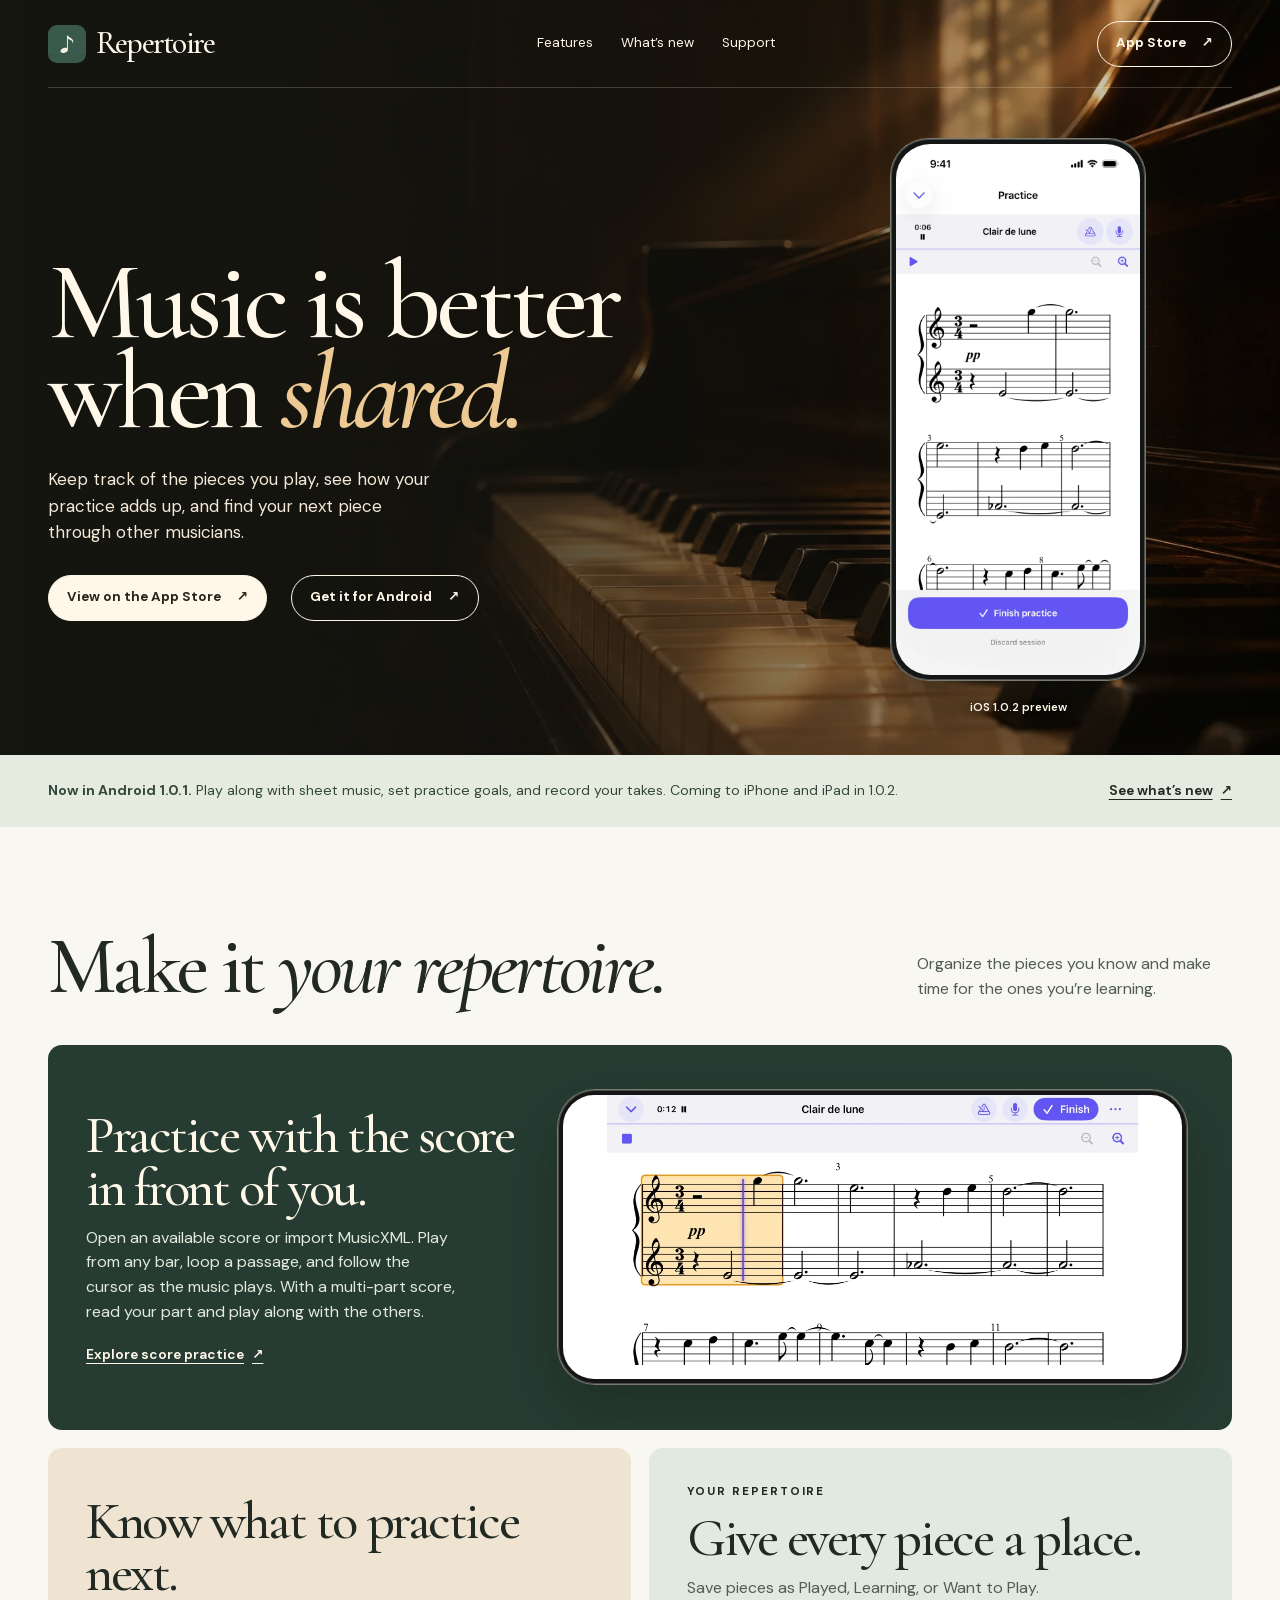
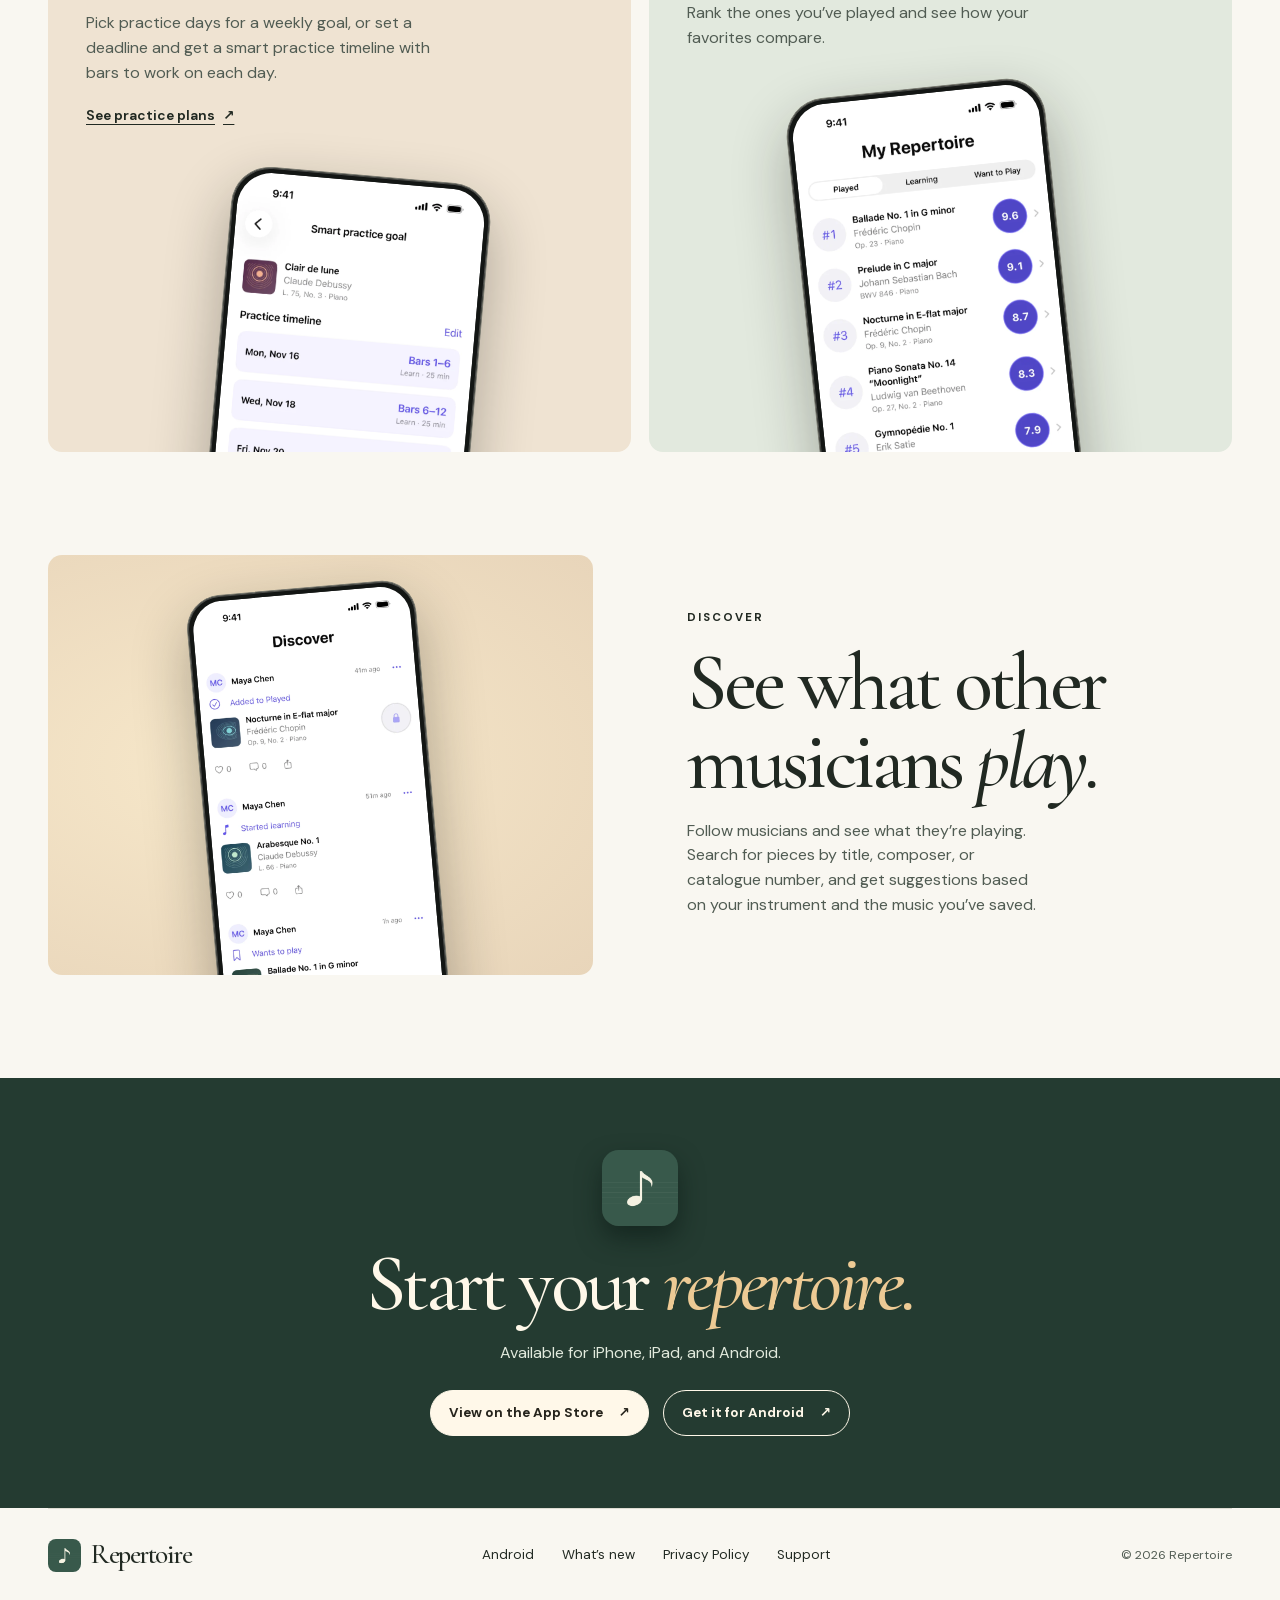
<file: index.html>
<!doctype html>
<html lang="en">
<head>
  <meta charset="utf-8">
  <meta name="viewport" content="width=device-width, initial-scale=1">
  <meta name="theme-color" content="#181813">
  <meta name="description" content="Keep track of the music you play and discover new pieces. Sheet music playback, practice plans, and recordings are available on Android and coming to iPhone and iPad.">
  <meta property="og:title" content="Repertoire — Music is better when shared.">
  <meta property="og:description" content="Build your repertoire, play along with scores, and plan your practice. Available in Android 1.0.1 and coming in iOS 1.0.2.">
  <meta property="og:image" content="https://www.getrepertoire.app/assets/piano-studio.webp">
  <meta property="og:url" content="https://www.getrepertoire.app/">
  <title>Repertoire — Music is better when shared.</title>
  <link rel="icon" href="assets/app-icon.png" type="image/png">
  <link rel="stylesheet" href="style.css">
  <link rel="preload" href="assets/piano-studio.webp" as="image">
</head>
<body>
  <a class="skip-link" href="#main">Skip to content</a>
  <header class="header hero-header wrap">
    <a class="brand" href="index.html" aria-label="Repertoire home"><img src="assets/app-icon.png" alt="" width="38" height="38"><span>Repertoire</span></a>
    <nav class="header-links" aria-label="Main navigation">
      <a href="#features">Features</a>
      <a href="update.html">What’s new</a>
      <a href="support.html">Support</a>
    </nav>
    <a class="header-cta" href="https://apps.apple.com/us/app/repertoire-a-social-music-app/id6824277335">App Store <span aria-hidden="true">↗</span></a>
  </header>
  <main id="main">
    <section class="hero" aria-labelledby="hero-title">
      <div class="hero-grid wrap">
        <div class="hero-copy">
          <h1 id="hero-title">Music is better<br> when <em>shared.</em></h1>
          <p class="hero-intro">Keep track of the pieces you play, see how your practice adds up, and find your next piece through other musicians.</p>
          <div class="hero-actions">
            <a class="button button-light" href="https://apps.apple.com/us/app/repertoire-a-social-music-app/id6824277335">View on the App Store <span aria-hidden="true">↗</span></a>
            <a class="button" href="android.html">Get it for Android <span aria-hidden="true">↗</span></a>
          </div>
        </div>
        <figure class="hero-device">
          <div class="phone">
            <img src="assets/screens/score.webp" alt="The iPhone practice screen showing sheet music for Clair de lune, a session timer, and practice tools" width="720" height="1565" fetchpriority="high">
          </div>
          <figcaption>iOS 1.0.2 preview</figcaption>
        </figure>
      </div>
    </section>

    <section class="launch-note" aria-label="Update availability">
      <div class="wrap launch-note-inner">
        <p><strong>Now in Android 1.0.1.</strong> Play along with sheet music, set practice goals, and record your takes. Coming to iPhone and iPad in 1.0.2.</p>
        <a class="text-link" href="update.html">See what’s new <span aria-hidden="true">↗</span></a>
      </div>
    </section>

    <section class="features wrap" id="features" aria-labelledby="features-title">
      <div class="section-intro">
        <h2 id="features-title">Make it <em>your repertoire.</em></h2>
        <p>Organize the pieces you know and make time for the ones you’re learning.</p>
      </div>
      <div class="feature-grid">
        <article class="feature-card card-practice">
          <div class="card-copy">
            <h3>Practice with the score in front of you.</h3>
            <p>Open an available score or import MusicXML. Play from any bar, loop a passage, and follow the cursor as the music plays. With a multi-part score, read your part and play along with the others.</p>
            <a class="text-link" href="update.html#score">Explore score practice <span aria-hidden="true">↗</span></a>
          </div>
          <figure class="practice-stage">
            <div class="score-frame"><img src="assets/screens/score-landscape.webp" alt="Landscape iPhone score practice, with sheet music and session controls" width="1180" height="543" loading="lazy"></div>
          </figure>
        </article>
        <article class="feature-card card-cream">
          <div class="card-copy">
            <h3>Know what to practice next.</h3>
            <p>Pick practice days for a weekly goal, or set a deadline and get a smart practice timeline with bars to work on each day.</p>
            <a class="text-link" href="update.html#practice">See practice plans <span aria-hidden="true">↗</span></a>
          </div>
          <div class="card-stage">
            <div class="phone"><img src="assets/screens/timeline.webp" alt="Smart practice goal showing upcoming dates, bar ranges, and session lengths" width="720" height="1565" loading="lazy"></div>
          </div>
        </article>
        <article class="feature-card card-sage">
          <div class="card-copy">
            <p class="kicker">Your repertoire</p>
            <h3>Give every piece a place.</h3>
            <p>Save pieces as Played, Learning, or Want to Play. Rank the ones you’ve played and see how your favorites compare.</p>
          </div>
          <div class="card-stage" aria-hidden="true">
            <div class="phone"><img src="assets/screens/repertoire.webp" alt="" width="720" height="1565" loading="lazy"></div>
          </div>
        </article>
      </div>
    </section>

    <section class="social wrap" aria-labelledby="social-title">
      <div class="social-art">
        <div class="phone"><img src="assets/screens/discover.webp" alt="The Discover feed with recent repertoire updates from other musicians" width="720" height="1565" loading="lazy"></div>
      </div>
      <div class="social-copy">
        <p class="kicker">Discover</p>
        <h2 id="social-title">See what other<br>musicians <em>play.</em></h2>
        <p>Follow musicians and see what they’re playing. Search for pieces by title, composer, or catalogue number, and get suggestions based on your instrument and the music you’ve saved.</p>
      </div>
    </section>

    <section class="download" aria-labelledby="download-title">
      <div class="wrap download-inner">
        <img src="assets/app-icon.png" alt="" width="76" height="76" loading="lazy">
        <h2 id="download-title">Start your <em>repertoire.</em></h2>
        <p>Available for iPhone, iPad, and Android.</p>
        <div class="download-actions">
          <a class="button button-light" href="https://apps.apple.com/us/app/repertoire-a-social-music-app/id6824277335">View on the App Store <span aria-hidden="true">↗</span></a>
          <a class="button" href="android.html">Get it for Android <span aria-hidden="true">↗</span></a>
        </div>
      </div>
    </section>

  </main>

  <footer class="footer wrap">
    <a class="brand" href="index.html"><img src="assets/app-icon.png" alt="" width="33" height="33"><span>Repertoire</span></a>
    <nav class="footer-links" aria-label="Site information">
      <a href="android.html">Android</a><a href="update.html">What’s new</a><a href="privacy.html">Privacy Policy</a><a href="support.html">Support</a>
    </nav>
    <span class="copyright">© 2026 Repertoire</span>
  </footer>
</body>
</html>
</file>
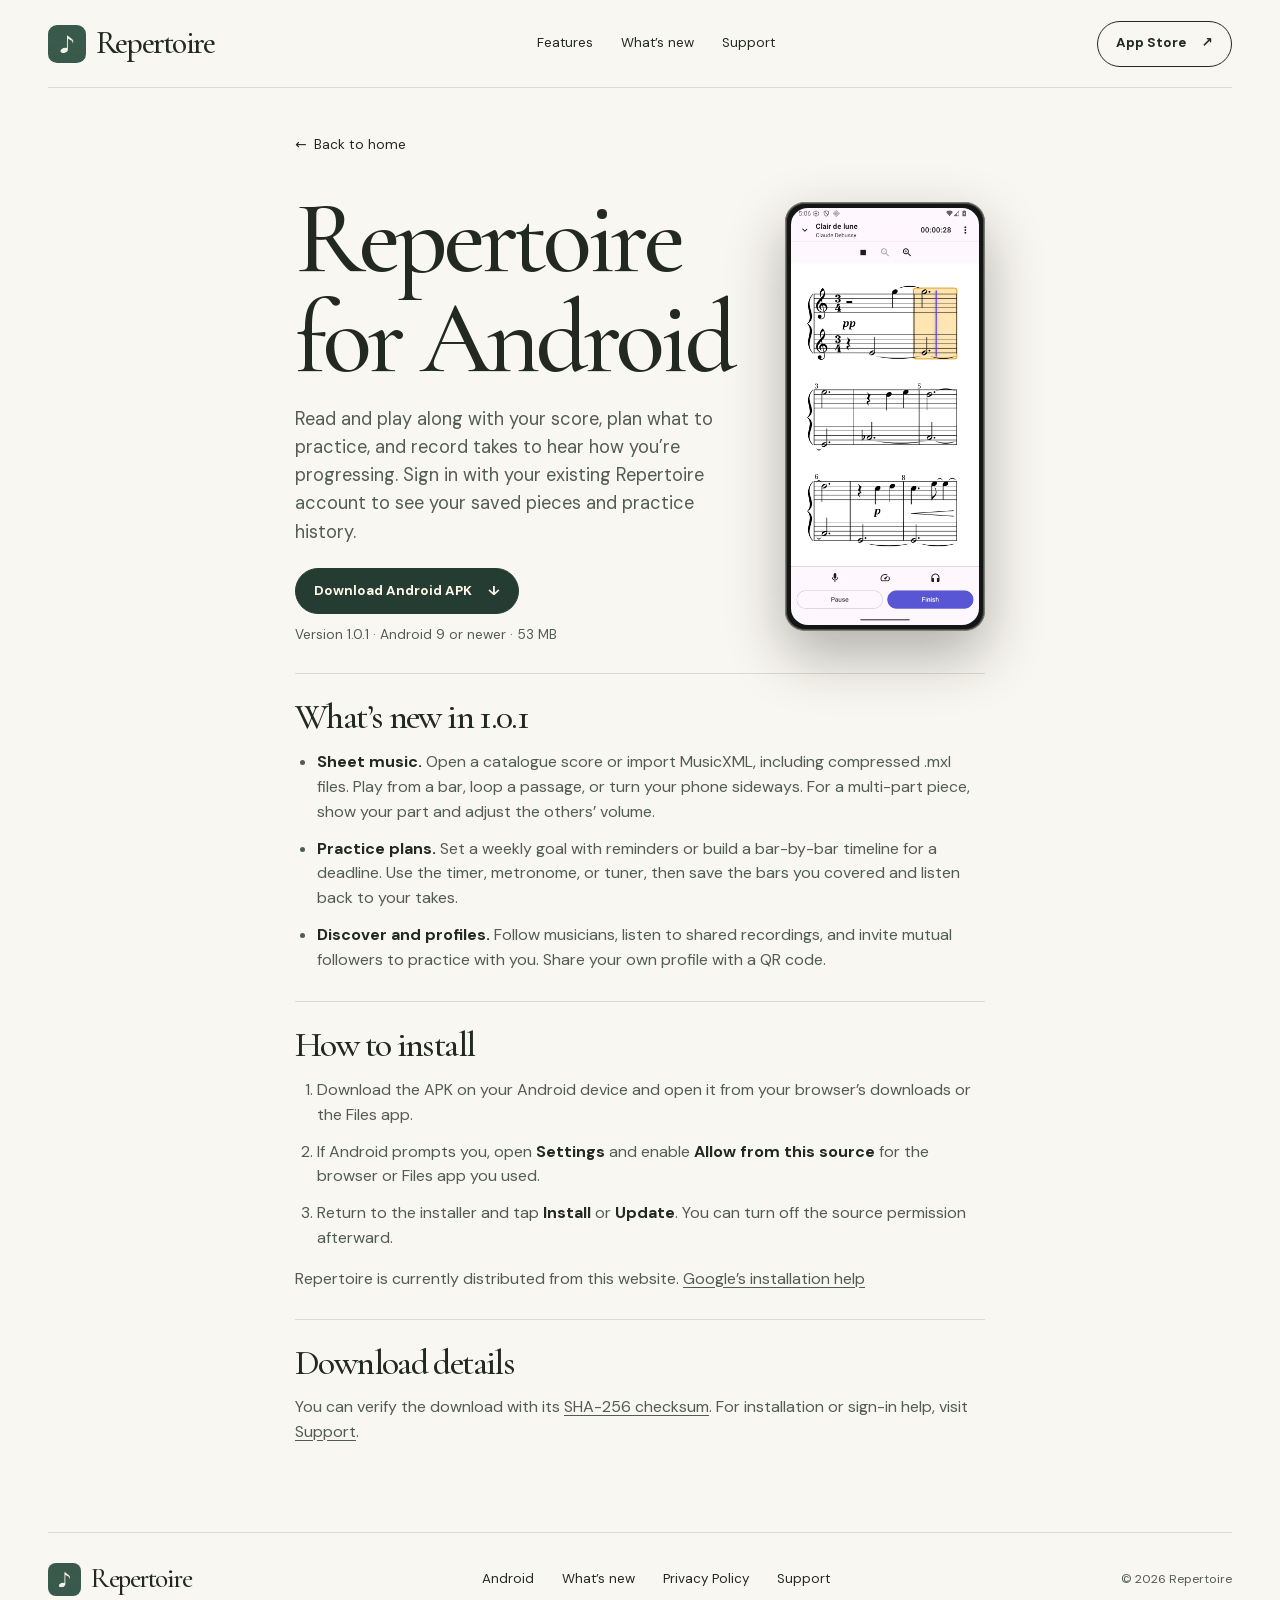
<file: android.html>
<!doctype html>
<html lang="en">
<head>
  <meta charset="utf-8">
  <meta name="viewport" content="width=device-width, initial-scale=1">
  <meta name="theme-color" content="#f9f7f1">
  <meta name="description" content="Download Repertoire 1.0.1 for Android 9 or newer, with interactive sheet music, practice plans, and session recordings.">
  <title>Download for Android — Repertoire</title>
  <link rel="icon" href="assets/app-icon.png" type="image/png">
  <link rel="stylesheet" href="style.css">
</head>
<body>
  <a class="skip-link" href="#main">Skip to content</a>
  <div class="wrap">
    <header class="header">
      <a class="brand" href="index.html" aria-label="Repertoire home"><img src="assets/app-icon.png" alt="" width="38" height="38"><span>Repertoire</span></a>
      <nav class="header-links" aria-label="Main navigation">
        <a href="index.html#features">Features</a><a href="update.html">What’s new</a><a href="support.html">Support</a>
      </nav>
      <a class="header-cta" href="https://apps.apple.com/us/app/repertoire-a-social-music-app/id6824277335">App Store <span aria-hidden="true">↗</span></a>
    </header>
    <main class="info-page" id="main">
      <a class="back-link" href="index.html"><span aria-hidden="true">←</span> Back to home</a>
      <section class="android-intro" aria-labelledby="android-title">
        <div>
          <h1 id="android-title">Repertoire<br>for Android</h1>
          <p class="page-intro">Read and play along with your score, plan what to practice, and record takes to hear how you’re progressing. Sign in with your existing Repertoire account to see your saved pieces and practice history.</p>
          <a class="button button-green android-download" href="assets/downloads/Repertoire-Android-1.0.1.apk" download>Download Android APK <span aria-hidden="true">↓</span></a>
          <p class="download-meta">Version 1.0.1 · Android 9 or newer · 53 MB</p>
        </div>
        <figure class="android-screen">
          <div class="phone"><img src="assets/screens/android-score.webp" alt="Clair de lune in Repertoire’s Android score reader with playback, recording, and metronome controls" width="720" height="1600"></div>
        </figure>
      </section>

      <section class="info-section" aria-labelledby="android-whats-new">
        <h2 id="android-whats-new">What’s new in 1.0.1</h2>
        <ul>
          <li><strong>Sheet music.</strong> Open a catalogue score or import MusicXML, including compressed .mxl files. Play from a bar, loop a passage, or turn your phone sideways. For a multi-part piece, show your part and adjust the others’ volume.</li>
          <li><strong>Practice plans.</strong> Set a weekly goal with reminders or build a bar-by-bar timeline for a deadline. Use the timer, metronome, or tuner, then save the bars you covered and listen back to your takes.</li>
          <li><strong>Discover and profiles.</strong> Follow musicians, listen to shared recordings, and invite mutual followers to practice with you. Share your own profile with a QR code.</li>
        </ul>
      </section>

      <section class="info-section" aria-labelledby="install">
        <h2 id="install">How to install</h2>
        <ol>
          <li>Download the APK on your Android device and open it from your browser’s downloads or the Files app.</li>
          <li>If Android prompts you, open <strong>Settings</strong> and enable <strong>Allow from this source</strong> for the browser or Files app you used.</li>
          <li>Return to the installer and tap <strong>Install</strong> or <strong>Update</strong>. You can turn off the source permission afterward.</li>
        </ol>
        <p>Repertoire is currently distributed from this website. <a href="https://support.google.com/pixelphone/answer/7391672?hl=en">Google’s installation help</a></p>
      </section>
      <section class="info-section" aria-labelledby="help">
        <h2 id="help">Download details</h2>
        <p>You can verify the download with its <a href="assets/downloads/Repertoire-Android-1.0.1.apk.sha256">SHA-256 checksum</a>. For installation or sign-in help, visit <a href="support.html">Support</a>.</p>
      </section>
    </main>
    <footer class="footer">
      <a class="brand" href="index.html"><img src="assets/app-icon.png" alt="" width="33" height="33"><span>Repertoire</span></a>
      <nav class="footer-links" aria-label="Site information">
        <a href="android.html" aria-current="page">Android</a><a href="update.html">What’s new</a><a href="privacy.html">Privacy Policy</a><a href="support.html">Support</a>
      </nav>
      <span class="copyright">© 2026 Repertoire</span>
    </footer>
  </div>
</body>
</html>
</file>
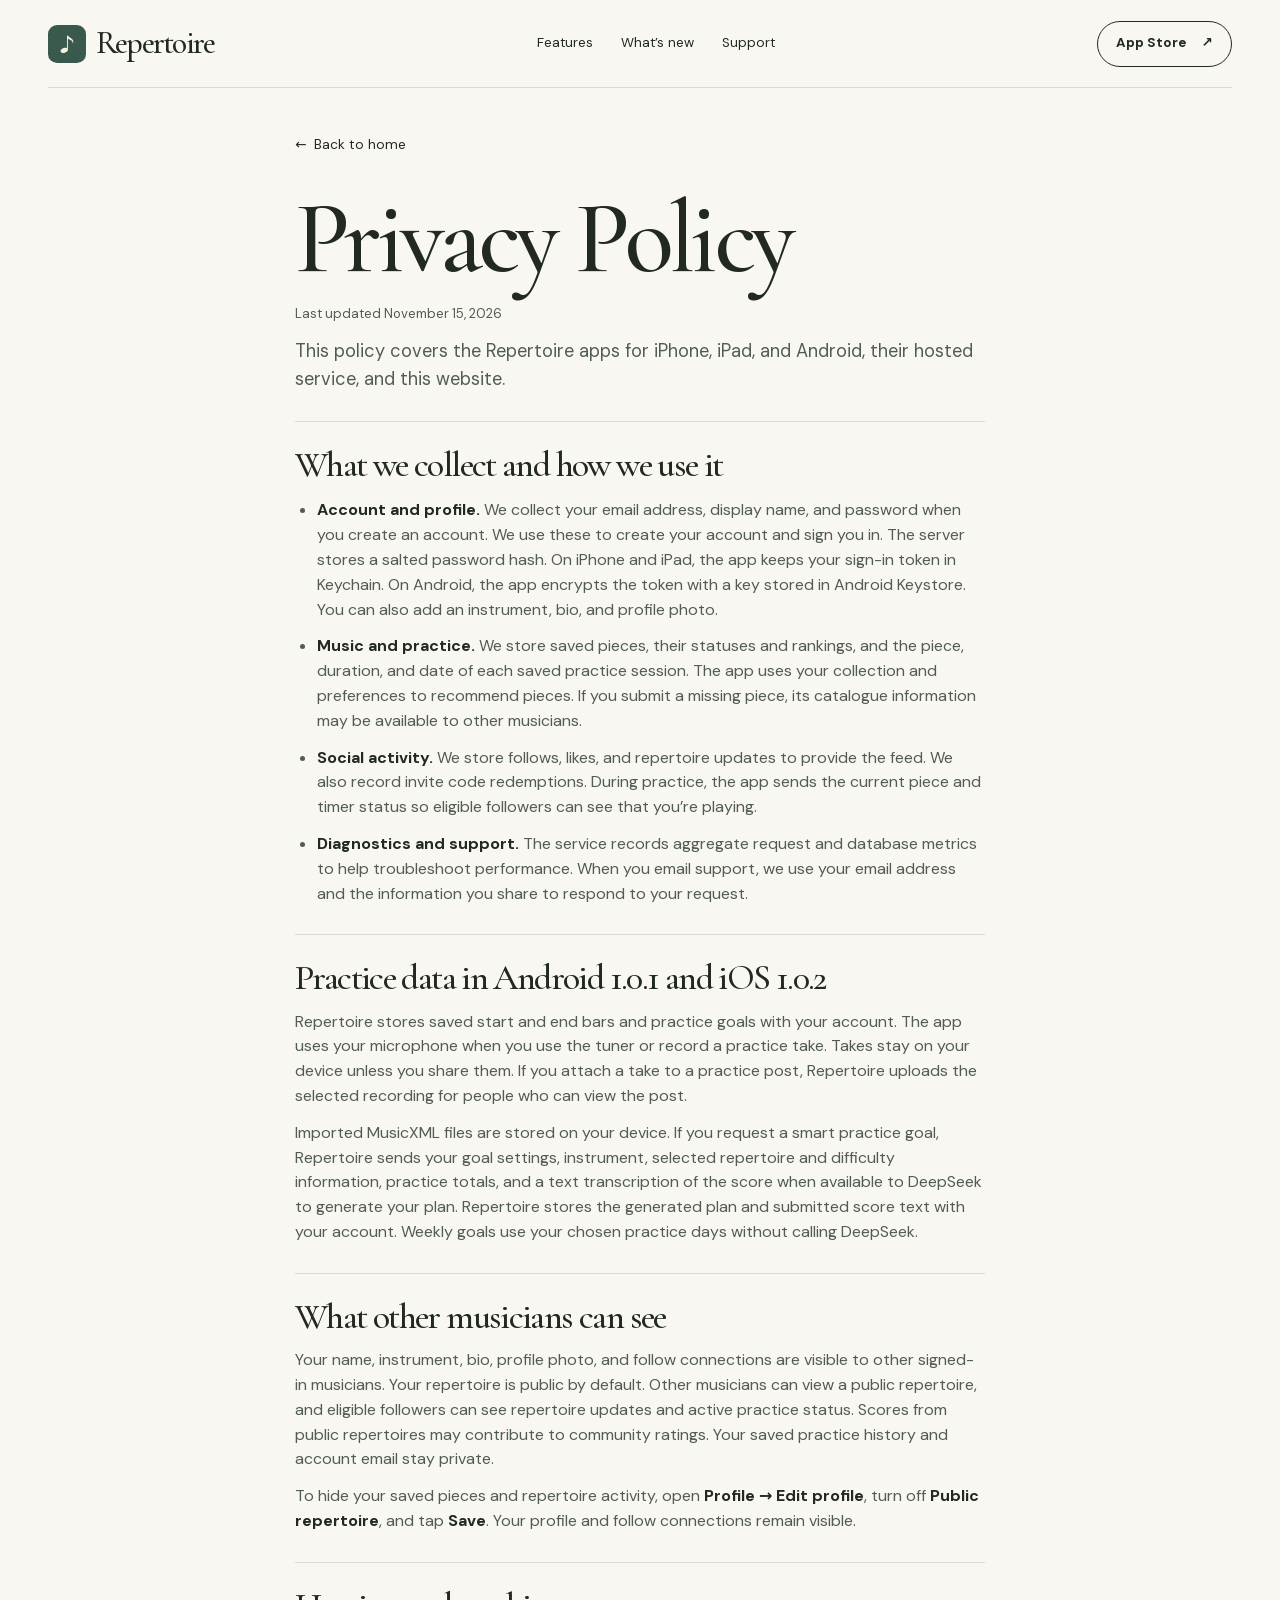
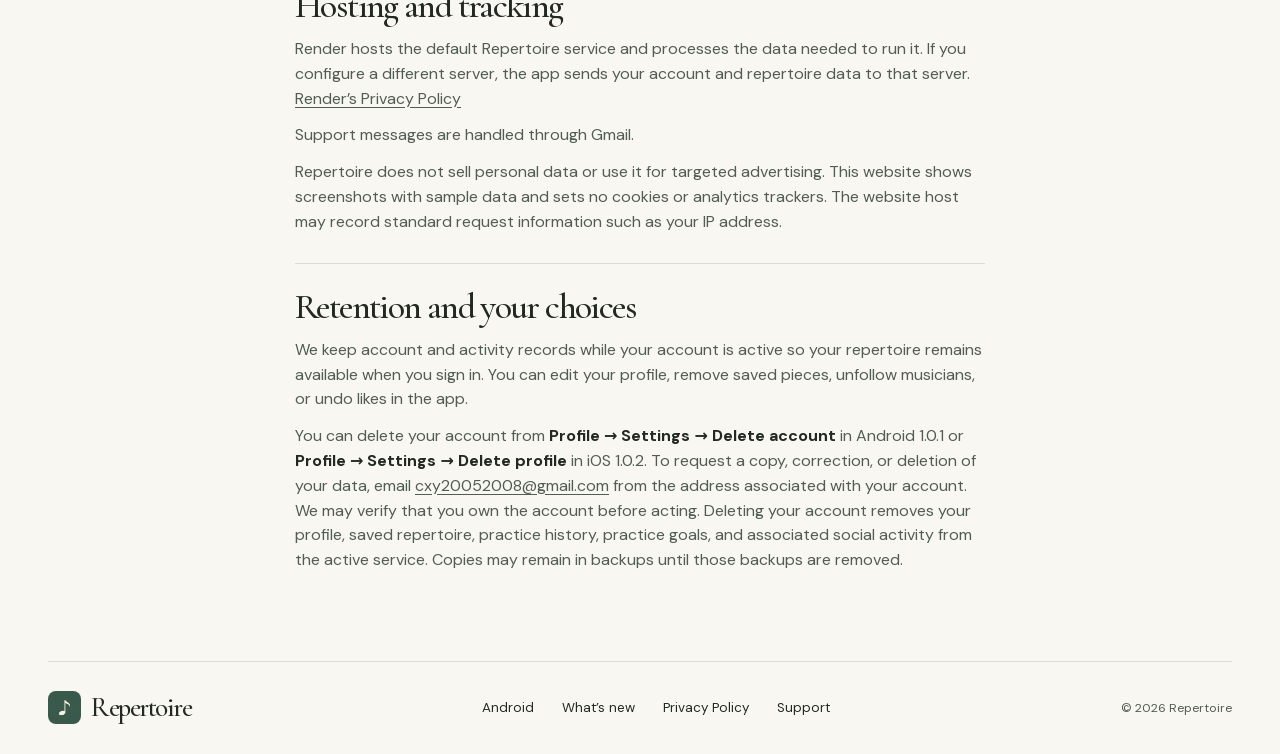
<file: privacy.html>
<!doctype html>
<html lang="en">
  <head>
    <meta charset="utf-8">
    <meta name="viewport" content="width=device-width, initial-scale=1">
    <meta name="theme-color" content="#f9f7f1">
    <meta name="description" content="What Repertoire collects, how it uses your data, and how to manage your privacy or request deletion.">
    <title>Privacy Policy — Repertoire</title>
    <link rel="icon" href="assets/app-icon.png" type="image/png">
    <link rel="stylesheet" href="style.css">
  </head>
  <body>
    <a class="skip-link" href="#main">Skip to content</a>
    <div class="wrap">
      <header class="header">
        <a class="brand" href="index.html" aria-label="Repertoire home">
          <img src="assets/app-icon.png" alt="" width="38" height="38">
          <span>Repertoire</span>
        </a>
        <nav class="header-links" aria-label="Main navigation">
          <a href="index.html#features">Features</a>
          <a href="update.html">What’s new</a>
          <a href="support.html">Support</a>
        </nav>
        <a class="header-cta" href="https://apps.apple.com/us/app/repertoire-a-social-music-app/id6824277335">App Store <span aria-hidden="true">↗</span></a>
      </header>

      <main class="info-page" id="main">
        <a class="back-link" href="index.html"><span aria-hidden="true">←</span> Back to home</a>
        <h1>Privacy Policy</h1>
        <p class="updated">Last updated <time datetime="2026-11-15">November 15, 2026</time></p>
        <p class="page-intro">This policy covers the Repertoire apps for iPhone, iPad, and Android, their hosted service, and this website.</p>

        <section class="info-section" aria-labelledby="data">
          <h2 id="data">What we collect and how we use it</h2>
          <ul>
            <li><strong>Account and profile.</strong> We collect your email address, display name, and password when you create an account. We use these to create your account and sign you in. The server stores a salted password hash. On iPhone and iPad, the app keeps your sign-in token in Keychain. On Android, the app encrypts the token with a key stored in Android Keystore. You can also add an instrument, bio, and profile photo.</li>
            <li><strong>Music and practice.</strong> We store saved pieces, their statuses and rankings, and the piece, duration, and date of each saved practice session. The app uses your collection and preferences to recommend pieces. If you submit a missing piece, its catalogue information may be available to other musicians.</li>
            <li><strong>Social activity.</strong> We store follows, likes, and repertoire updates to provide the feed. We also record invite code redemptions. During practice, the app sends the current piece and timer status so eligible followers can see that you’re playing.</li>
            <li><strong>Diagnostics and support.</strong> The service records aggregate request and database metrics to help troubleshoot performance. When you email support, we use your email address and the information you share to respond to your request.</li>
          </ul>
        </section>

        <section class="info-section" aria-labelledby="practice-data">
          <h2 id="practice-data">Practice data in Android 1.0.1 and iOS 1.0.2</h2>
          <p>Repertoire stores saved start and end bars and practice goals with your account. The app uses your microphone when you use the tuner or record a practice take. Takes stay on your device unless you share them. If you attach a take to a practice post, Repertoire uploads the selected recording for people who can view the post.</p>
          <p>Imported MusicXML files are stored on your device. If you request a smart practice goal, Repertoire sends your goal settings, instrument, selected repertoire and difficulty information, practice totals, and a text transcription of the score when available to DeepSeek to generate your plan. Repertoire stores the generated plan and submitted score text with your account. Weekly goals use your chosen practice days without calling DeepSeek.</p>
        </section>

        <section class="info-section" aria-labelledby="visibility">
          <h2 id="visibility">What other musicians can see</h2>
          <p>Your name, instrument, bio, profile photo, and follow connections are visible to other signed-in musicians. Your repertoire is public by default. Other musicians can view a public repertoire, and eligible followers can see repertoire updates and active practice status. Scores from public repertoires may contribute to community ratings. Your saved practice history and account email stay private.</p>
          <p>To hide your saved pieces and repertoire activity, open <strong>Profile → Edit profile</strong>, turn off <strong>Public repertoire</strong>, and tap <strong>Save</strong>. Your profile and follow connections remain visible.</p>
        </section>

        <section class="info-section" aria-labelledby="hosting">
          <h2 id="hosting">Hosting and tracking</h2>
          <p>Render hosts the default Repertoire service and processes the data needed to run it. If you configure a different server, the app sends your account and repertoire data to that server. <a href="https://render.com/privacy">Render’s Privacy Policy</a></p>
          <p>Support messages are handled through Gmail.</p>
          <p>Repertoire does not sell personal data or use it for targeted advertising. This website shows screenshots with sample data and sets no cookies or analytics trackers. The website host may record standard request information such as your IP address.</p>
        </section>

        <section class="info-section" aria-labelledby="retention">
          <h2 id="retention">Retention and your choices</h2>
          <p>We keep account and activity records while your account is active so your repertoire remains available when you sign in. You can edit your profile, remove saved pieces, unfollow musicians, or undo likes in the app.</p>
          <p>You can delete your account from <strong>Profile → Settings → Delete account</strong> in Android 1.0.1 or <strong>Profile → Settings → Delete profile</strong> in iOS 1.0.2. To request a copy, correction, or deletion of your data, email <a href="mailto:cxy20052008@gmail.com?subject=Repertoire%20privacy%20request">cxy20052008@gmail.com</a> from the address associated with your account. We may verify that you own the account before acting. Deleting your account removes your profile, saved repertoire, practice history, practice goals, and associated social activity from the active service. Copies may remain in backups until those backups are removed.</p>
        </section>
      </main>

      <footer class="footer">
        <a class="brand" href="index.html"><img src="assets/app-icon.png" alt="" width="33" height="33"><span>Repertoire</span></a>
        <nav class="footer-links" aria-label="Site information">
          <a href="android.html">Android</a>
          <a href="update.html">What’s new</a>
          <a href="privacy.html" aria-current="page">Privacy Policy</a>
          <a href="support.html">Support</a>
        </nav>
        <span class="copyright">© 2026 Repertoire</span>
      </footer>
    </div>
  </body>
</html>
</file>
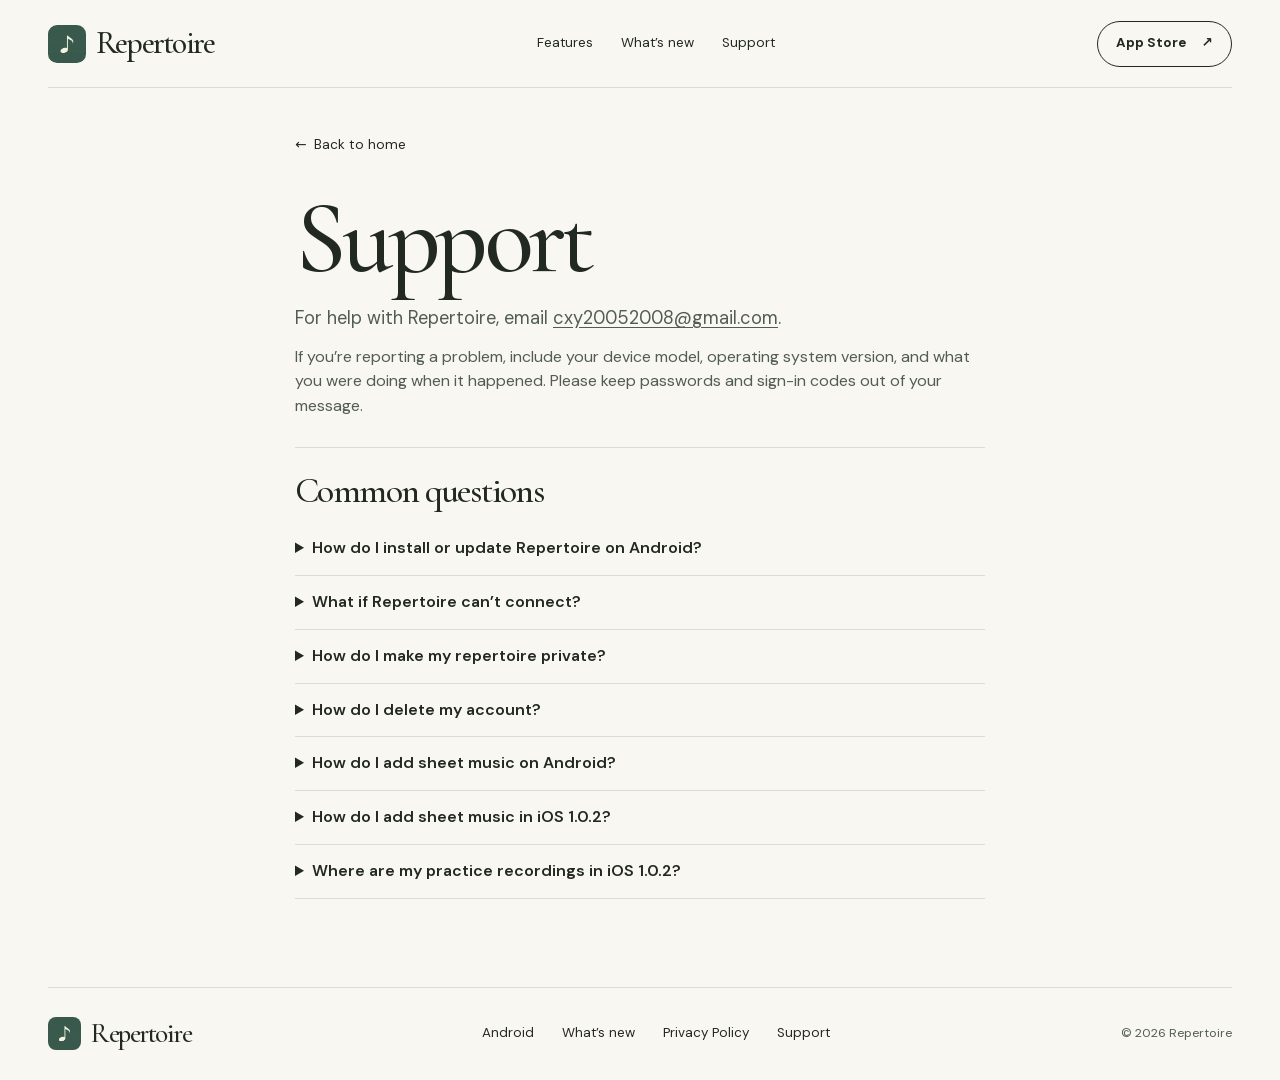
<file: support.html>
<!doctype html>
<html lang="en">
  <head>
    <meta charset="utf-8">
    <meta name="viewport" content="width=device-width, initial-scale=1">
    <meta name="theme-color" content="#f9f7f1">
    <meta name="description" content="Get help with Repertoire, report a problem, or request account deletion.">
    <title>Support — Repertoire</title>
    <link rel="icon" href="assets/app-icon.png" type="image/png">
    <link rel="stylesheet" href="style.css">
  </head>
  <body>
    <a class="skip-link" href="#main">Skip to content</a>
    <div class="wrap">
      <header class="header">
        <a class="brand" href="index.html" aria-label="Repertoire home">
          <img src="assets/app-icon.png" alt="" width="38" height="38">
          <span>Repertoire</span>
        </a>
        <nav class="header-links" aria-label="Main navigation">
          <a href="index.html#features">Features</a>
          <a href="update.html">What’s new</a>
          <a href="support.html" aria-current="page">Support</a>
        </nav>
        <a class="header-cta" href="https://apps.apple.com/us/app/repertoire-a-social-music-app/id6824277335">App Store <span aria-hidden="true">↗</span></a>
      </header>

      <main class="info-page" id="main">
        <a class="back-link" href="index.html"><span aria-hidden="true">←</span> Back to home</a>
        <h1>Support</h1>
        <p class="page-intro">For help with Repertoire, email <a href="mailto:cxy20052008@gmail.com?subject=Repertoire%20support">cxy20052008@gmail.com</a>.</p>
        <p>If you’re reporting a problem, include your device model, operating system version, and what you were doing when it happened. Please keep passwords and sign-in codes out of your message.</p>

        <section class="info-section support-questions" aria-labelledby="questions">
          <h2 id="questions">Common questions</h2>
          <details>
            <summary>How do I install or update Repertoire on Android?</summary>
            <p>Download the latest APK from the <a href="android.html">Android download page</a> on your device. Open the file and tap <strong>Install</strong> or <strong>Update</strong>. Repertoire requires Android 9 or newer.</p>
          </details>
          <details>
            <summary>What if Repertoire can’t connect?</summary>
            <p>Check your internet connection and tap <strong>Retry</strong>. If you use your own server, make sure it’s running and check its address under <strong>Server settings</strong> on the connection screen.</p>
          </details>
          <details>
            <summary>How do I make my repertoire private?</summary>
            <p>Open <strong>Profile → Edit profile</strong>, turn off <strong>Public repertoire</strong>, and tap <strong>Save</strong>. Other musicians can still see your profile and follow connections.</p>
          </details>
          <details>
            <summary>How do I delete my account?</summary>
            <p>On Android 1.0.1, open <strong>Profile → Settings → Delete account</strong>. In iOS 1.0.2, open <strong>Profile → Settings → Delete profile</strong>. You can also email <a href="mailto:cxy20052008@gmail.com?subject=Repertoire%20account%20deletion">cxy20052008@gmail.com</a> from the address associated with your account. See the <a href="privacy.html#retention">Privacy Policy</a> for what happens to your data.</p>
          </details>
          <details>
            <summary>How do I add sheet music on Android?</summary>
            <p>Start a practice session, open <strong>Practice options</strong>, and choose <strong>Import MusicXML</strong>. Select a MusicXML (.musicxml or .xml) or compressed MusicXML (.mxl) file from your device.</p>
          </details>
          <details>
            <summary>How do I add sheet music in iOS 1.0.2?</summary>
            <p>Start a practice session for the piece. If the practice screen says <strong>No sheet music yet</strong>, tap <strong>Import MusicXML</strong> and choose a MusicXML (.musicxml or .xml) or compressed MusicXML (.mxl) file from Files. You can also choose <strong>Practice without sheet music</strong>.</p>
          </details>
          <details>
            <summary>Where are my practice recordings in iOS 1.0.2?</summary>
            <p>Open <strong>Your recordings</strong> from the waveform button during practice, or open the piece’s details. Takes stay on the device where you record them. You can share a take or attach it when you publish a practice post.</p>
          </details>
        </section>
      </main>

      <footer class="footer">
        <a class="brand" href="index.html"><img src="assets/app-icon.png" alt="" width="33" height="33"><span>Repertoire</span></a>
        <nav class="footer-links" aria-label="Site information">
          <a href="android.html">Android</a>
          <a href="update.html">What’s new</a>
          <a href="privacy.html">Privacy Policy</a>
          <a href="support.html" aria-current="page">Support</a>
        </nav>
        <span class="copyright">© 2026 Repertoire</span>
      </footer>
    </div>
  </body>
</html>
</file>
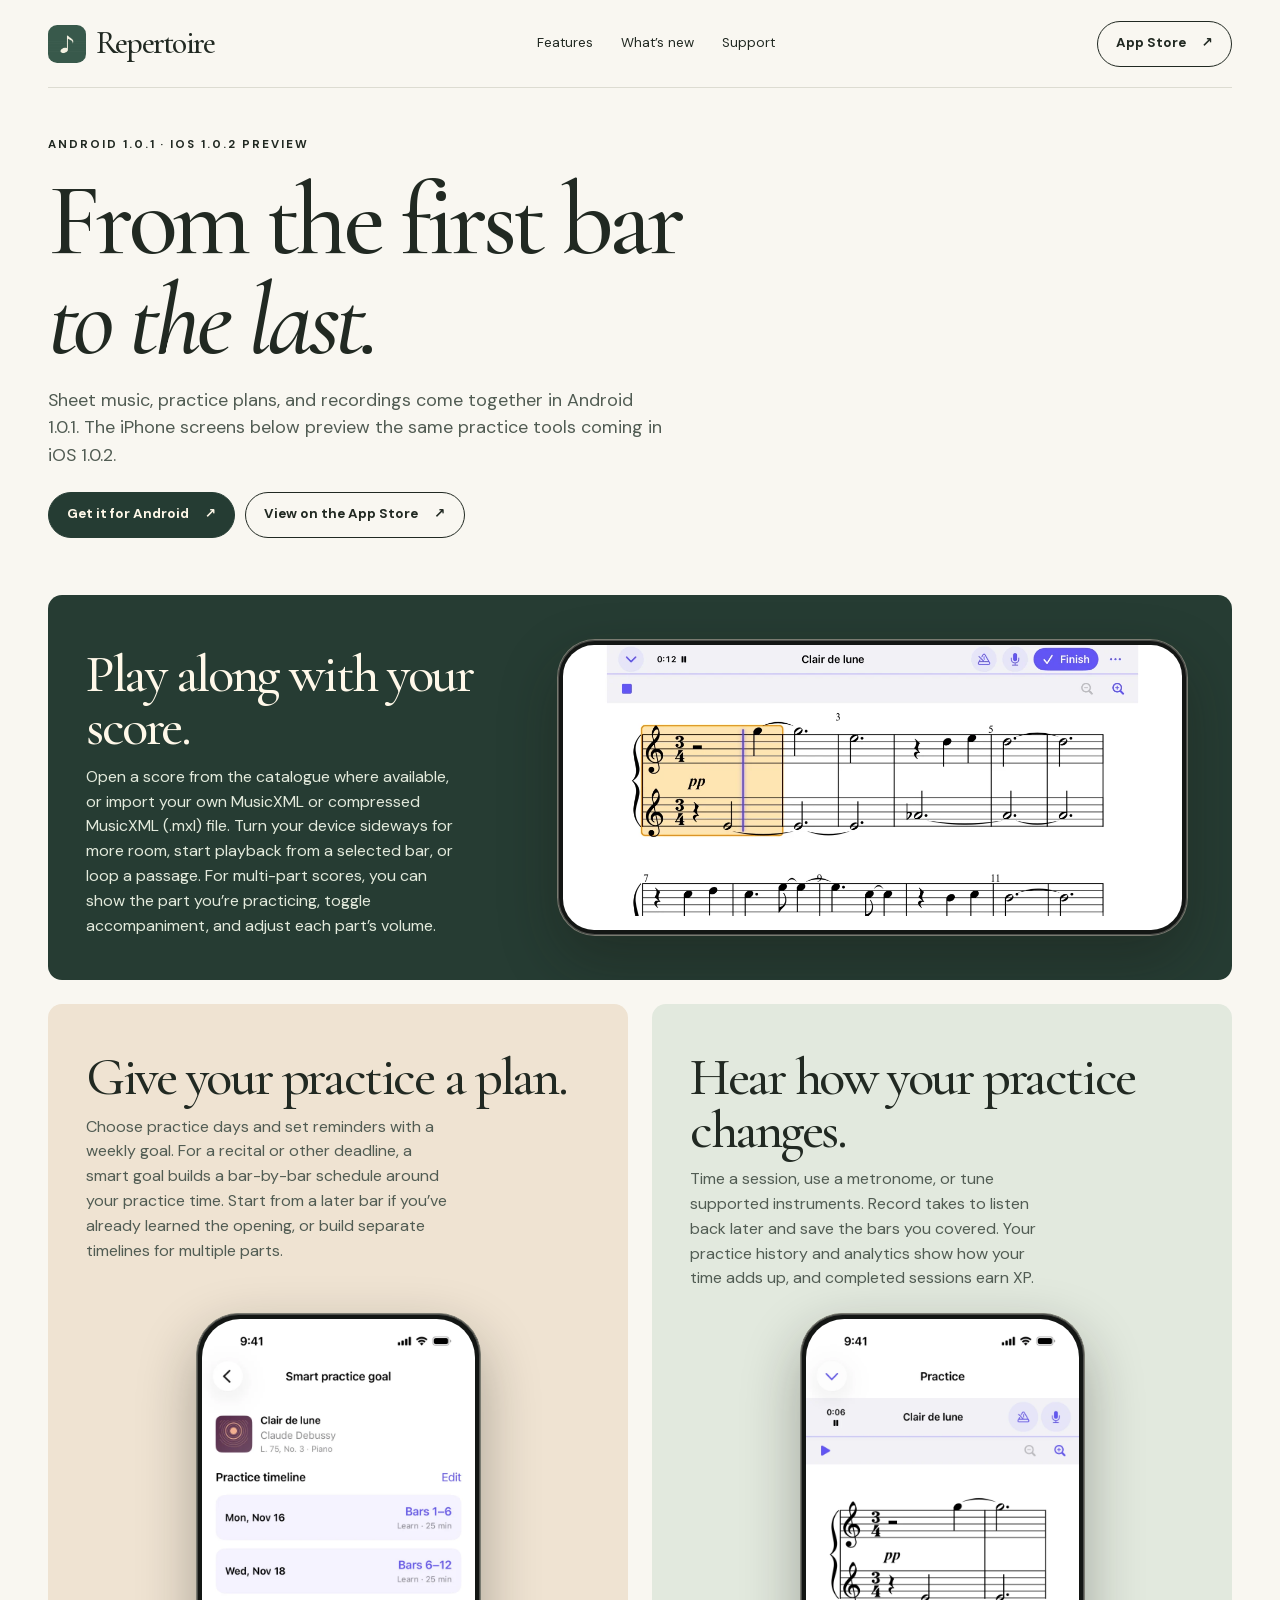
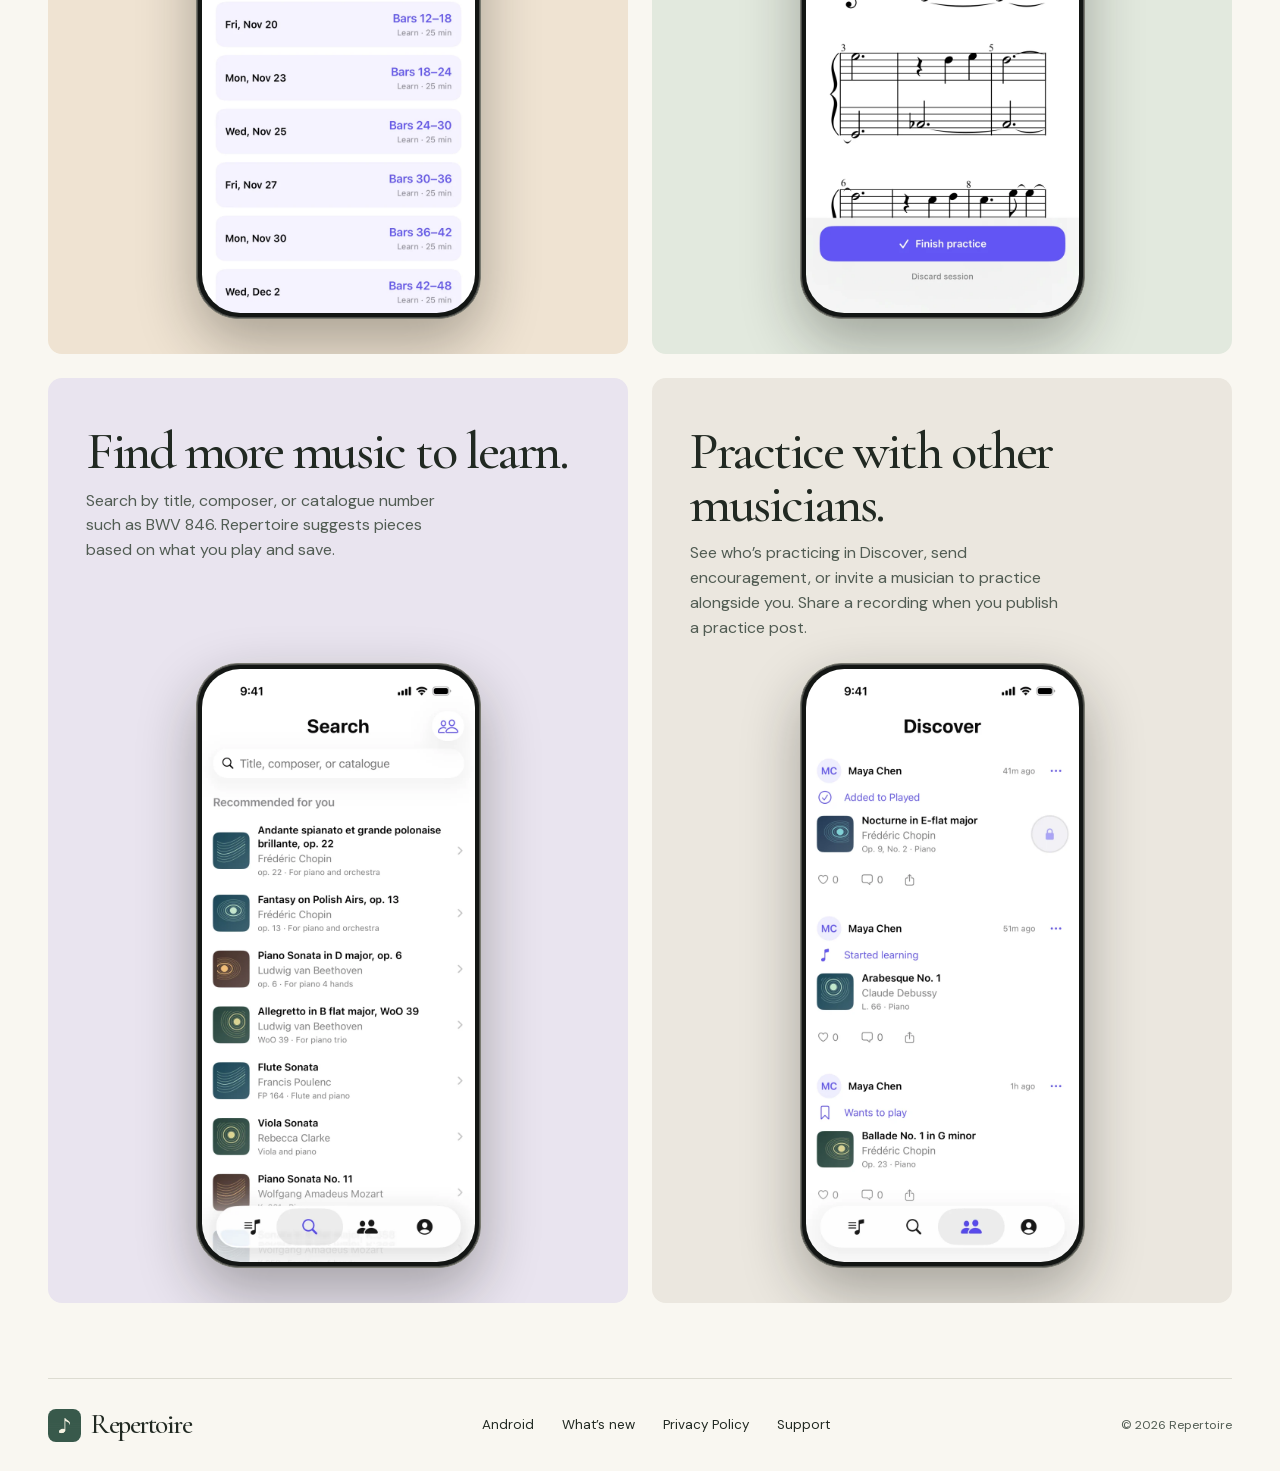
<file: update.html>
<!doctype html>
<html lang="en">
<head>
  <meta charset="utf-8">
  <meta name="viewport" content="width=device-width, initial-scale=1">
  <meta name="theme-color" content="#f9f7f1">
  <meta name="description" content="Explore interactive sheet music, weekly and smart practice goals, and recordings in Android 1.0.1 and the iOS 1.0.2 preview.">
  <title>What’s new — Repertoire</title>
  <link rel="icon" href="assets/app-icon.png" type="image/png">
  <link rel="stylesheet" href="style.css">
</head>
<body>
  <a class="skip-link" href="#main">Skip to content</a>
  <header class="header wrap">
    <a class="brand" href="index.html" aria-label="Repertoire home"><img src="assets/app-icon.png" alt="" width="38" height="38"><span>Repertoire</span></a>
    <nav class="header-links" aria-label="Main navigation">
      <a href="index.html#features">Features</a><a href="update.html" aria-current="page">What’s new</a><a href="support.html">Support</a>
    </nav>
    <a class="header-cta" href="https://apps.apple.com/us/app/repertoire-a-social-music-app/id6824277335">App Store <span aria-hidden="true">↗</span></a>
  </header>
  <main class="wrap" id="main">
    <section class="update-hero" aria-labelledby="update-title">
      <p class="kicker">Android 1.0.1 · iOS 1.0.2 preview</p>
      <h1 class="update-title" id="update-title">From the first bar<br><em>to the last.</em></h1>
      <p>Sheet music, practice plans, and recordings come together in Android 1.0.1. The iPhone screens below preview the same practice tools coming in iOS 1.0.2.</p>
      <div class="update-actions">
        <a class="button button-green" href="android.html">Get it for Android <span aria-hidden="true">↗</span></a>
        <a class="button" href="https://apps.apple.com/us/app/repertoire-a-social-music-app/id6824277335">View on the App Store <span aria-hidden="true">↗</span></a>
      </div>
    </section>
    <div class="update-grid">
      <article class="feature-card card-practice" id="score">
        <div class="card-copy">
          <h2>Play along with your score.</h2>
          <p>Open a score from the catalogue where available, or import your own MusicXML or compressed MusicXML (.mxl) file. Turn your device sideways for more room, start playback from a selected bar, or loop a passage. For multi-part scores, you can show the part you’re practicing, toggle accompaniment, and adjust each part’s volume.</p>
        </div>
        <figure class="practice-stage">
          <div class="score-frame"><img src="assets/screens/score-landscape.webp" alt="Landscape playback of Clair de lune, with the cursor in the highlighted bar" width="1180" height="543" loading="lazy"></div>
        </figure>
      </article>
      <article class="update-card card-cream" id="practice">
        <div class="card-copy">
          <h2>Give your practice a plan.</h2>
          <p>Choose practice days and set reminders with a weekly goal. For a recital or other deadline, a smart goal builds a bar-by-bar schedule around your practice time. Start from a later bar if you’ve already learned the opening, or build separate timelines for multiple parts.</p>
        </div>
        <div class="phone"><img src="assets/screens/timeline.webp" alt="Smart practice timeline for Clair de lune showing when and which bars to practice" width="720" height="1565" loading="lazy"></div>
      </article>
      <article class="update-card card-sage">
        <div class="card-copy">
          <h2>Hear how your practice changes.</h2>
          <p>Time a session, use a metronome, or tune supported instruments. Record takes to listen back later and save the bars you covered. Your practice history and analytics show how your time adds up, and completed sessions earn XP.</p>
        </div>
        <div class="phone"><img src="assets/screens/score.webp" alt="Clair de lune in a timed practice session with sheet music and recording controls" width="720" height="1565" loading="lazy"></div>
      </article>
      <article class="update-card card-lilac">
        <div class="card-copy">
          <h2>Find more music to learn.</h2>
          <p>Search by title, composer, or catalogue number such as BWV 846. Repertoire suggests pieces based on what you play and save.</p>
        </div>
        <div class="phone"><img src="assets/screens/search.webp" alt="Search showing recommended pieces by Chopin, Beethoven, and other composers" width="720" height="1565" loading="lazy"></div>
      </article>
      <article class="update-card" id="discover">
        <div class="card-copy">
          <h2>Practice with other musicians.</h2>
          <p>See who’s practicing in Discover, send encouragement, or invite a musician to practice alongside you. Share a recording when you publish a practice post.</p>
        </div>
        <div class="phone"><img src="assets/screens/discover.webp" alt="Discover showing recent pieces added by musicians you follow" width="720" height="1565" loading="lazy"></div>
      </article>
    </div>
  </main>
  <footer class="footer wrap">
    <a class="brand" href="index.html"><img src="assets/app-icon.png" alt="" width="33" height="33"><span>Repertoire</span></a>
    <nav class="footer-links" aria-label="Site information">
      <a href="android.html">Android</a><a href="update.html" aria-current="page">What’s new</a><a href="privacy.html">Privacy Policy</a><a href="support.html">Support</a>
    </nav>
    <span class="copyright">© 2026 Repertoire</span>
  </footer>
</body>
</html>
</file>
<file: style.css>
@font-face {
  font-family: Cormorant;
  src: url("assets/fonts/cormorant.woff2") format("woff2");
  font-weight: 500;
  font-display: swap;
}
@font-face {
  font-family: Cormorant;
  src: url("assets/fonts/cormorant-italic.woff2") format("woff2");
  font-style: italic;
  font-weight: 500;
  font-display: swap;
}
@font-face {
  font-family: "DM Sans";
  src: url("assets/fonts/dm-sans.woff2") format("woff2");
  font-weight: 400 700;
  font-display: swap;
}
:root {
  color-scheme: light;
  --paper: #f9f7f1;
  --ink: #212922;
  --muted: #515c53;
  --green: #253c33;
  --line: #dddcd2;
  --cream: #fff8e9;
  --gold: #edca94;
  --serif: Cormorant, Georgia, serif;
  font: 400 16px/1.55 "DM Sans", system-ui, sans-serif;
  color: var(--ink);
  background: var(--paper);
  font-synthesis: none;
}
* { box-sizing: border-box; }
html { scroll-behavior: smooth; }
body { margin: 0; }
img { display: block; max-width: 100%; }
a { color: inherit; }
p, figure { margin: 0; }
h1, h2, h3 { margin: 0; font: 500 1em/.98 var(--serif); letter-spacing: -.045em; }
em { font-weight: 500; }
:focus-visible { outline: 2px solid currentColor; outline-offset: 5px; }
.wrap { width: min(1200px, calc(100% - 96px)); margin-inline: auto; }
.skip-link { position: fixed; z-index: 10; left: 16px; top: -80px; padding: 10px 16px; background: var(--paper); color: var(--ink); }
.skip-link:focus { top: 12px; }
.kicker { font-size: .72rem; font-weight: 700; letter-spacing: .17em; text-transform: uppercase; }
.header { min-height: 88px; display: flex; justify-content: space-between; align-items: center; gap: 24px; border-bottom: 1px solid var(--line); }
.hero-header { position: absolute; top: 0; left: 0; right: 0; z-index: 1; color: var(--cream); border-color: #fff5e633; }
.brand { display: inline-flex; align-items: center; gap: 10px; text-decoration: none; }
.brand img { border-radius: 24%; }
.brand span { font: 500 2rem/.9 var(--serif); letter-spacing: -.055em; }
.header-links, .footer-links { display: flex; flex-wrap: wrap; align-items: center; gap: 28px; }
.header-links a, .footer-links a { display: inline-flex; align-items: center; min-height: 44px; font-size: .84rem; text-decoration: none; }
.header-links a:hover, .footer-links a:hover, [aria-current="page"] { text-decoration: underline; text-underline-offset: .35em; }
.header-cta, .button {
  display: inline-flex;
  min-height: 46px;
  align-items: center;
  justify-content: center;
  gap: 16px;
  padding: 10px 18px;
  border: 1px solid currentColor;
  border-radius: 999px;
  font-size: .84rem;
  font-weight: 700;
  text-decoration: none;
  transition: background-color .2s, color .2s, transform .2s;
}
.header-cta:hover { background: var(--green); color: var(--cream); }
.hero-header .header-cta:hover { background: var(--cream); color: var(--ink); }
.button:hover { transform: translateY(-2px); }
.button-light { background: var(--cream); color: #26241c; border-color: var(--cream); }
.button-light:hover { background: var(--gold); border-color: var(--gold); }
.button-green { background: var(--green); color: var(--cream); border-color: var(--green); }
.text-link { display: inline-flex; gap: 8px; align-items: center; min-height: 44px; font-size: .85rem; font-weight: 650; text-underline-offset: .28em; }
.text-link span { text-decoration: none; }
.hero {
  background: linear-gradient(90deg, #151510 0%, #151510f2 18%, #151510a8 48%, #22160d18 100%), #191711 url("assets/piano-studio.webp") center 59% / cover no-repeat;
  padding-top: 88px;
  color: var(--cream);
}
.hero-grid { min-height: 660px; display: grid; grid-template-columns: 1.26fr .74fr; gap: 28px; align-items: center; padding-block: 50px 38px; }
.hero-copy .kicker { color: var(--gold); }
.hero h1 { font-size: clamp(5.2rem, 8.6vw, 9rem); line-height: .82; margin: 23px 0 29px; }
.hero h1 em { color: var(--gold); }
.hero-intro { color: #f3e9d8; max-width: 395px; font-size: 1.07rem; }
.hero-actions { display: flex; flex-wrap: wrap; gap: 10px 24px; align-items: center; margin-top: 29px; }
.hero-device { justify-self: center; text-align: center; width: min(100%, 256px); }
.phone, .score-frame {
  width: 100%;
  padding: 5px;
  background: #131614;
  border: 1px solid #797a70;
  box-shadow: 0 24px 58px #15171152, inset 0 0 0 1px #dfdcd647;
}
.phone { border-radius: 15% / 7%; }
.phone img { width: 100%; height: auto; border-radius: 14% / 6.5%; }
.hero-device figcaption { margin-top: 18px; color: var(--cream); font-size: .72rem; font-weight: 600; text-shadow: 0 1px 8px #000; }
.launch-note { background: #e6ebdf; }
.launch-note-inner { min-height: 72px; display: flex; align-items: center; justify-content: space-between; gap: 15px 25px; padding-block: 10px; }
.launch-note p { color: #33483b; font-size: .88rem; }
.launch-note a { white-space: nowrap; }
.features { padding-block: 100px 0; }
.section-intro { display: grid; grid-template-columns: 1.45fr .55fr; gap: 40px; align-items: end; margin-bottom: 39px; }
.section-intro h2, .social h2, .download h2 { font-size: clamp(3rem, 6.3vw, 6.1rem); }
.section-intro p, .social-copy > p:not(.kicker) { color: var(--muted); max-width: 350px; padding-bottom: 4px; }
.feature-grid { display: grid; grid-template-columns: repeat(2, minmax(0, 1fr)); gap: 18px; }
.feature-card { position: relative; display: flex; flex-direction: column; min-width: 0; overflow: hidden; border-radius: 14px; }
.card-sage, .update-card.card-sage { background: #e2e9de; }
.card-lilac, .update-card.card-lilac { background: #e9e4ef; }
.card-cream, .update-card.card-cream { background: #efe3d2; }
.card-copy { padding: 35px 38px 0; }
.card-copy :is(h2, h3) { font-size: clamp(2.6rem, 4.2vw, 4.3rem); margin-block: 12px 11px; }
.card-copy > p:not(.kicker) { max-width: 370px; color: var(--muted); }
.card-copy .text-link { margin-top: 8px; }
.card-stage { flex: 1; min-height: 290px; position: relative; margin-top: 25px; }
.card-stage .phone { position: absolute; left: 50%; top: 12px; width: min(53%, 260px); transform: translateX(-50%); }
.card-sage .card-stage .phone { transform: translateX(-50%) rotate(-6deg); }
.card-cream .card-stage .phone { transform: translateX(-50%) rotate(5deg); }
.card-practice { grid-column: 1 / -1; display: grid; grid-template-columns: .86fr 1.14fr; min-height: 385px; align-items: center; background: #263c33; color: var(--cream); }
.card-practice .card-copy { padding: 40px 38px; }
.card-practice .kicker { color: var(--gold); }
.card-practice .card-copy > p:not(.kicker) { color: #e3eadc; }
.practice-stage { padding: 36px 44px 36px 0; }
.score-frame { border-radius: 6% / 13%; }
.score-frame img { width: 100%; height: auto; border-radius: 5% / 11%; }
.social { display: grid; grid-template-columns: 1fr 1fr; gap: 8%; align-items: center; padding-block: 103px; }
.social-art { position: relative; display: grid; place-items: center; min-height: 420px; border-radius: 14px; overflow: hidden; background: radial-gradient(ellipse at 35% 50%, #f7e8ca, #e8d5ba); }
.social-art .phone { width: min(55%, 230px); position: absolute; top: 32px; transform: rotate(-5deg); }
.social-copy h2 { margin-block: 16px 18px; }
.social-copy .text-link { margin-top: 10px; }
.download { background: #243b31; color: var(--cream); }
.download-inner { display: grid; justify-items: center; text-align: center; gap: 18px; padding-block: 72px; }
.download img { border-radius: 22%; box-shadow: 0 12px 25px #0b1b1699; }
.download h2 em { color: var(--gold); }
.download p { color: #e2eadd; }
.download .button { margin-top: 6px; }
.download-actions { display: flex; flex-wrap: wrap; justify-content: center; gap: 6px 14px; }
.android-download { margin-top: 22px; }
.info-page .download-meta { margin-top: 10px; font-size: .85rem; }
.android-intro { display: grid; grid-template-columns: 1fr minmax(155px, 200px); gap: 28px; align-items: center; }
.android-intro h1 { font-size: clamp(3.4rem, 6.5vw, 5.05rem); }
.android-screen { width: 100%; }
.android-screen .phone { border-radius: 10% / 4.5%; }
.android-screen .phone img { border-radius: 9% / 4%; }
.footer { display: flex; align-items: center; justify-content: space-between; gap: 24px; padding-block: 24px; border-top: 1px solid var(--line); }
.footer .brand span { font-size: 1.7rem; }
.copyright { font-size: .76rem; color: var(--muted); white-space: nowrap; }
.info-page { width: min(690px, 100%); margin-inline: auto; padding-block: 35px 88px; }
.back-link { display: inline-flex; align-items: center; gap: 8px; min-height: 44px; margin-bottom: 21px; font-size: .85rem; text-decoration: none; }
.back-link:hover { text-decoration: underline; text-underline-offset: .3em; }
.info-page h1, .update-title { font-size: clamp(3.6rem, 8vw, 7rem); margin-bottom: 16px; }
.info-page h2 { font-size: 2.25rem; margin-bottom: 14px; }
.info-page p, .info-page li { color: var(--muted); }
.info-page p + p, .info-page li + li { margin-top: 12px; }
.info-page .updated { font-size: .82rem; }
.info-page .page-intro { font-size: 1.14rem; }
.info-page strong { color: var(--ink); }
.info-page p a { text-underline-offset: 3px; overflow-wrap: anywhere; }
.info-section { margin-top: 28px; padding-top: 25px; border-top: 1px solid var(--line); }
.info-section ul, .info-section ol { padding-inline-start: 22px; }
.support-questions details { border-bottom: 1px solid var(--line); }
.support-questions summary { padding: 14px 0; font-weight: 600; cursor: pointer; }
.support-questions details p { padding-bottom: 16px; }
.update-hero { max-width: 760px; padding-block: 48px 57px; }
.update-hero h1 { margin-block: 16px; }
.update-hero > p:not(.kicker) { max-width: 620px; color: var(--muted); font-size: 1.12rem; margin-bottom: 22px; }
.update-actions { display: flex; flex-wrap: wrap; gap: 10px; }
.update-grid { display: grid; grid-template-columns: repeat(2, minmax(0, 1fr)); gap: 24px; padding-bottom: 75px; }
.update-card { display: grid; grid-template-rows: auto 1fr; background: #ebe7df; border-radius: 14px; overflow: hidden; }
.update-card .phone { width: min(68%, 285px); margin: 22px auto 35px; align-self: end; }
@media (max-width: 980px) {
  .wrap { width: calc(100% - 64px); }
  .hero-grid { grid-template-columns: 1.2fr .8fr; min-height: 570px; }
  .hero h1 { font-size: clamp(4.5rem, 10vw, 6.1rem); }
  .hero-device { width: min(100%, 220px); }
  .section-intro { grid-template-columns: 1fr; gap: 16px; }
}
@media (max-width: 660px) {
  .wrap { width: calc(100% - 36px); }
  .header { min-height: 0; display: grid; grid-template-columns: 1fr auto; gap: 0 12px; padding-top: 12px; }
  .brand span { font-size: 1.78rem; }
  .brand img { width: 32px; height: 32px; }
  .header-cta { grid-column: 2; grid-row: 1; min-height: 40px; padding-inline: 12px; gap: 9px; }
  .header-links { grid-column: 1 / -1; gap: 20px; margin-top: 4px; }
  .hero { padding-top: 102px; background-position: 61% bottom; background-image: linear-gradient(180deg, #151510f5 0%, #151510e8 40%, #1515104d 100%), url("assets/piano-studio.webp"); }
  .hero-grid { min-height: 0; grid-template-columns: 1fr; gap: 37px; padding-block: 48px 25px; }
  .hero h1 { font-size: clamp(3.75rem, 12vw, 5.2rem); margin-block: 17px 24px; }
  .hero-intro { font-size: .96rem; }
  .hero-actions { margin-top: 22px; gap: 6px 16px; }
  .hero-device { width: min(61%, 200px); }
  .hero-device figcaption { margin-top: 11px; }
  .launch-note-inner { align-items: start; flex-direction: column; gap: 0; padding-block: 13px 5px; }
  .features { padding-block: 56px 0; }
  .section-intro { margin-bottom: 24px; }
  .feature-grid, .update-grid { grid-template-columns: 1fr; }
  .card-copy { padding: 25px 22px 0; }
  .card-stage { min-height: 235px; margin-top: 16px; }
  .card-stage .phone { width: min(56%, 210px); }
  .card-practice { grid-template-columns: 1fr; }
  .card-practice .card-copy { padding: 25px 22px 0; }
  .practice-stage { padding: 22px; }
  .social { grid-template-columns: 1fr; padding-block: 59px; gap: 23px; }
  .social-copy { grid-row: 1; }
  .social-art { min-height: 310px; }
  .download-inner { padding-block: 52px; }
  .android-intro { grid-template-columns: 1fr; }
  .android-screen { width: min(56%, 190px); justify-self: center; }
  .footer { flex-wrap: wrap; gap: 4px 15px; padding-block: 17px; }
  .footer-links { order: 3; width: 100%; gap: 20px; }
  .info-page { padding-bottom: 55px; }
  .update-hero { padding-block: 32px 38px; }
  .update-title { font-size: clamp(2.75rem, 11vw, 4rem); }
  .update-grid { padding-bottom: 45px; }
}
@media (prefers-reduced-motion: reduce) {
  html { scroll-behavior: auto; }
  .button, .header-cta { transition: none; }
  .button:hover { transform: none; }
}
</file>
